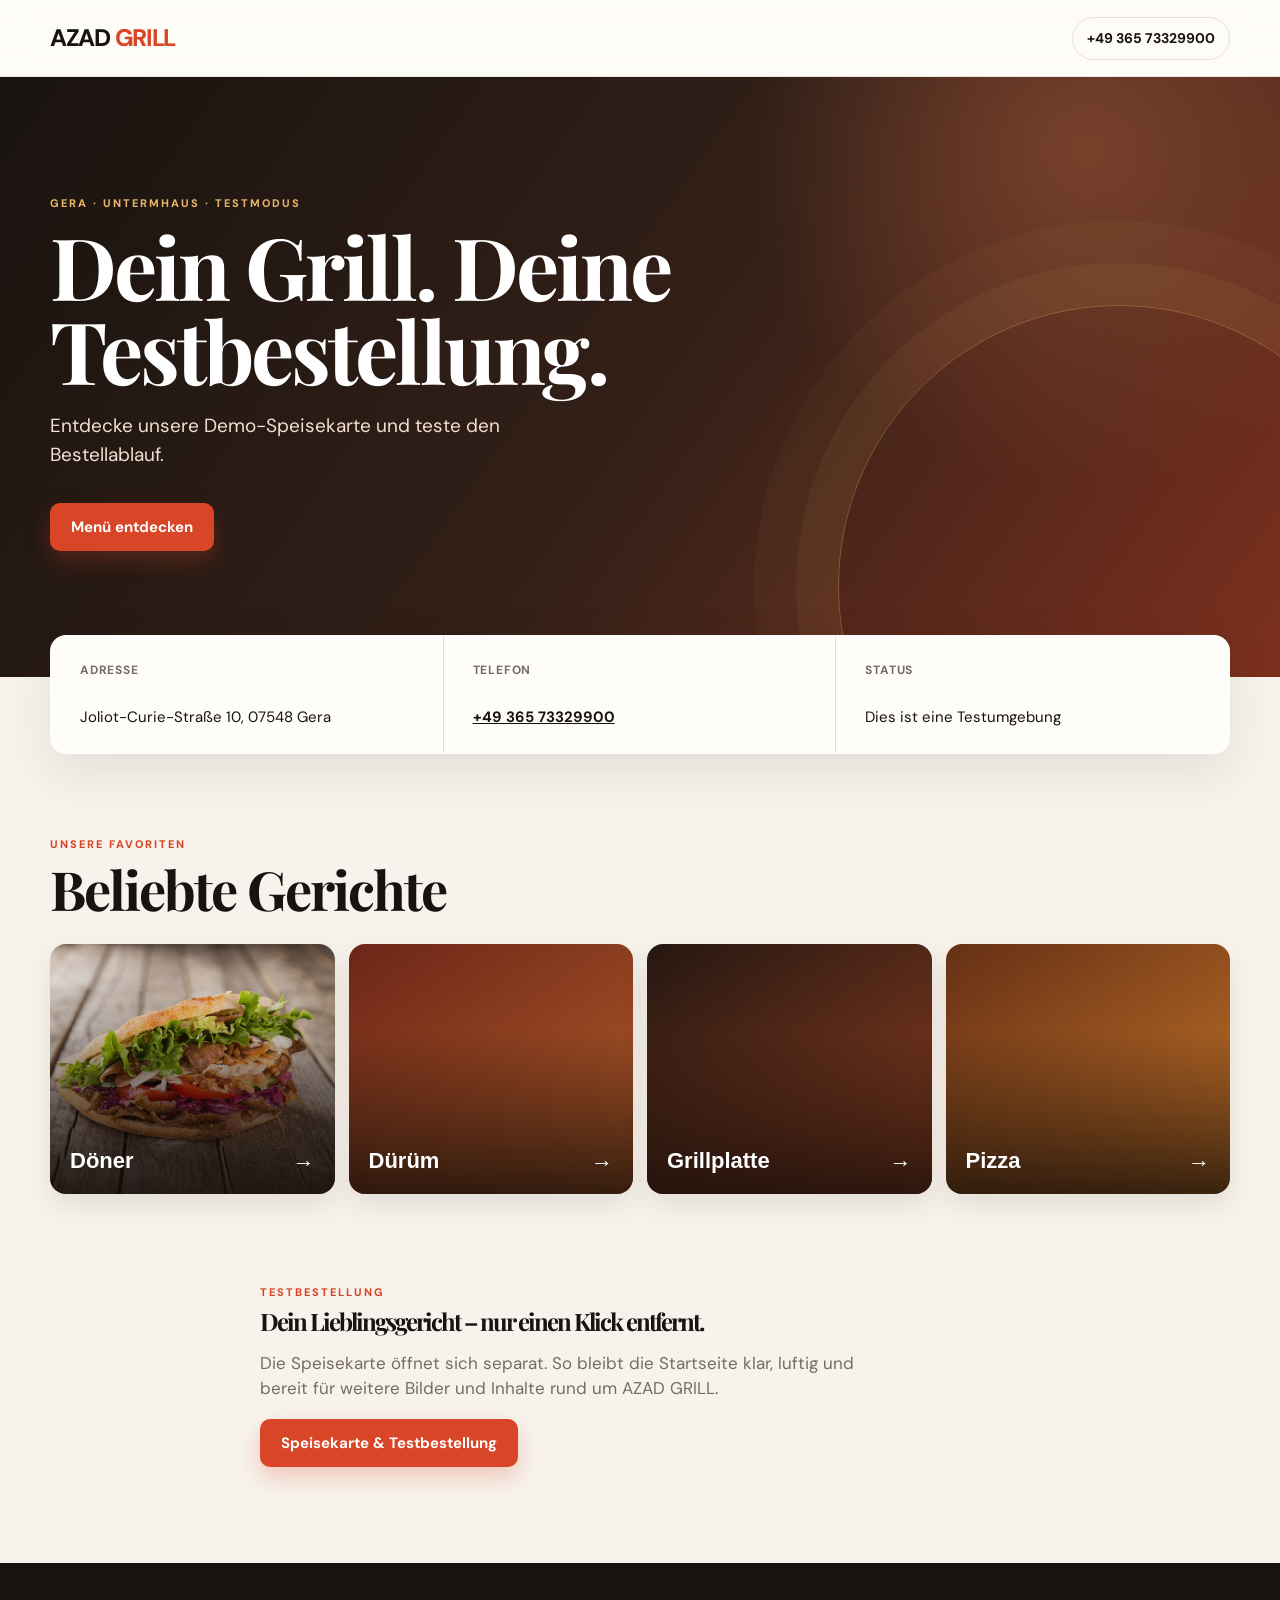
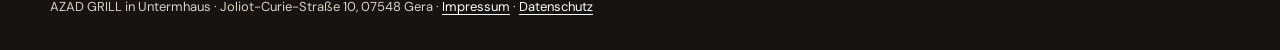
<file: index.html>
<!doctype html>
<html lang="de">
<head>
  <meta charset="utf-8">
  <meta name="viewport" content="width=device-width,initial-scale=1">
  <title>AZAD GRILL – Döner & Grill in Untermhaus</title>
  <meta name="description" content="AZAD GRILL – Döner, Dürüm, Grillgerichte und mehr in Untermhaus. Entdecke die Speisekarte und teste unsere digitale Bestellung.">
  <link rel="stylesheet" href="styles.css">
</head>
<body>
  <header><div class="wrap nav"><a class="brand" href="#start">AZAD <span>GRILL</span></a><a class="phone" href="tel:+4936573329900">+49 365 73329900</a></div></header>
  <main id="start">
    <section class="hero"><div class="wrap"><p class="eyebrow">Gera · Untermhaus · Testmodus</p><h1>Dein Grill. Deine Testbestellung.</h1><p>Entdecke unsere Demo-Speisekarte und teste den Bestellablauf.</p><a class="button" href="#bestellen">Menü entdecken</a></div></section>
    <section class="wrap info"><div><strong>Adresse</strong><br><span id="address"></span></div><div><strong>Telefon</strong><br><a href="tel:+4936573329900">+49 365 73329900</a></div><div><strong>Status</strong><br>Dies ist eine Testumgebung</div></section>
    <section class="wrap order" id="bestellen">
      <div class="menu-panel">
        <p class="eyebrow">Demo-Menü</p><h2>Unsere Speisekarte</h2><p class="notice" id="notice"></p>
        <div id="categories" class="categories" aria-label="Speisekategorien"></div>
        <div id="menu" class="menu"></div>
      </div>
      <aside class="cart" aria-label="Warenkorb">
        <h2>Dein Warenkorb</h2>
        <div id="cart-items" class="cart-items"><p class="muted">Dein Warenkorb ist leer</p></div>
        <div class="cart-summary"><div><span>Zwischensumme</span><strong id="subtotal">0,00 €</strong></div><div class="summary-total"><span>Gesamt</span><strong id="total">0,00 €</strong></div></div>
        <button id="checkout-button" class="button checkout-button" type="button" disabled>Zur Bestellung</button>
        <form id="order-form" novalidate hidden>
          <label for="name">Name<input id="name" name="name" placeholder="Max Mustermann" autocomplete="name"></label><p id="name-error" class="field-error" aria-live="polite"></p>
          <label for="phone">Telefonnummer<input id="phone" name="phone" type="tel" placeholder="0176 12345678" autocomplete="tel"></label><p id="phone-error" class="field-error" aria-live="polite"></p>
          <button id="submit-order" class="button" type="submit">Bestellung bestätigen</button>
          <p class="form-note">🧪 Testumgebung: Die Bestellung wird nur lokal simuliert und nicht übermittelt.</p>
        </form>
      </aside>
    </section>
  </main>
  <div id="success-modal" class="success-modal" role="dialog" aria-modal="true" aria-labelledby="success-title" hidden>
    <div class="success-modal__overlay" data-close-modal></div>
    <section class="success-card" tabindex="-1">
      <button class="modal-close" type="button" data-close-modal aria-label="Bestätigung schließen">×</button>
      <div class="success-icon" aria-hidden="true">✓</div>
      <p class="eyebrow">Testbestellung simuliert</p><h2 id="success-title">Vielen Dank für deine Bestellung!</h2><p class="success-copy">Deine Bestellung wurde erfolgreich aufgenommen.</p>
      <dl class="order-details"><div><dt>Bestellnummer</dt><dd id="success-order-id"></dd></div><div><dt>Name</dt><dd id="success-name"></dd></div><div><dt>Telefon</dt><dd id="success-phone"></dd></div><div><dt>Gesamt</dt><dd id="success-total"></dd></div></dl>
      <p class="test-notice">🧪 <strong>TESTUMGEBUNG</strong><br>Dies war nur eine Testbestellung. Es wurde keine echte Bestellung an AZAD GRILL übermittelt. Es wurde keine Zahlung durchgeführt.</p>
      <div class="success-actions"><button id="home-button" class="button button-secondary" type="button">Zur Startseite</button><button id="new-order-button" class="button" type="button">Weitere Testbestellung</button></div>
    </section>
  </div>
  <footer><div class="wrap">AZAD GRILL in Untermhaus · <span id="footer-address"></span> · <a href="impressum.html">Impressum</a> · <a href="datenschutz.html">Datenschutz</a></div></footer>
  <script src="content.js"></script><script src="script.js"></script><script src="demo.js"></script><script src="fix.js"></script>
</body>
</html>
</file>
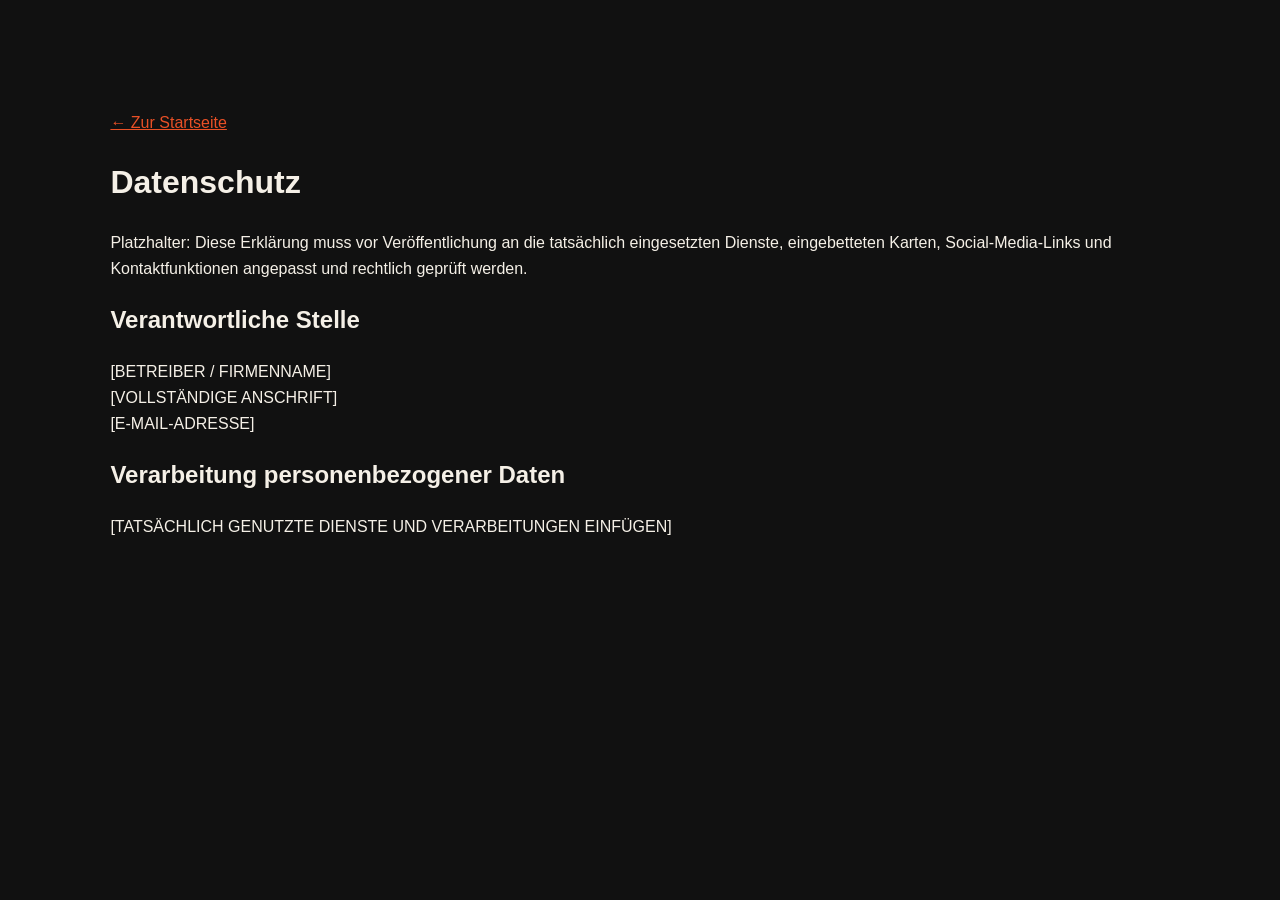
<file: datenschutz.html>
<!doctype html><html lang="de"><meta charset="utf-8"><meta name="viewport" content="width=device-width,initial-scale=1"><title>Datenschutz – AZAD GRILL</title><body style="background:#111;color:#f5f0e7;font:16px Arial;line-height:1.6;padding:8vw"><a href="index.html" style="color:#e95026">← Zur Startseite</a><h1>Datenschutz</h1><p>Platzhalter: Diese Erklärung muss vor Veröffentlichung an die tatsächlich eingesetzten Dienste, eingebetteten Karten, Social-Media-Links und Kontaktfunktionen angepasst und rechtlich geprüft werden.</p><h2>Verantwortliche Stelle</h2><p>[BETREIBER / FIRMENNAME]<br>[VOLLSTÄNDIGE ANSCHRIFT]<br>[E-MAIL-ADRESSE]</p><h2>Verarbeitung personenbezogener Daten</h2><p>[TATSÄCHLICH GENUTZTE DIENSTE UND VERARBEITUNGEN EINFÜGEN]</p></body></html>
</file>
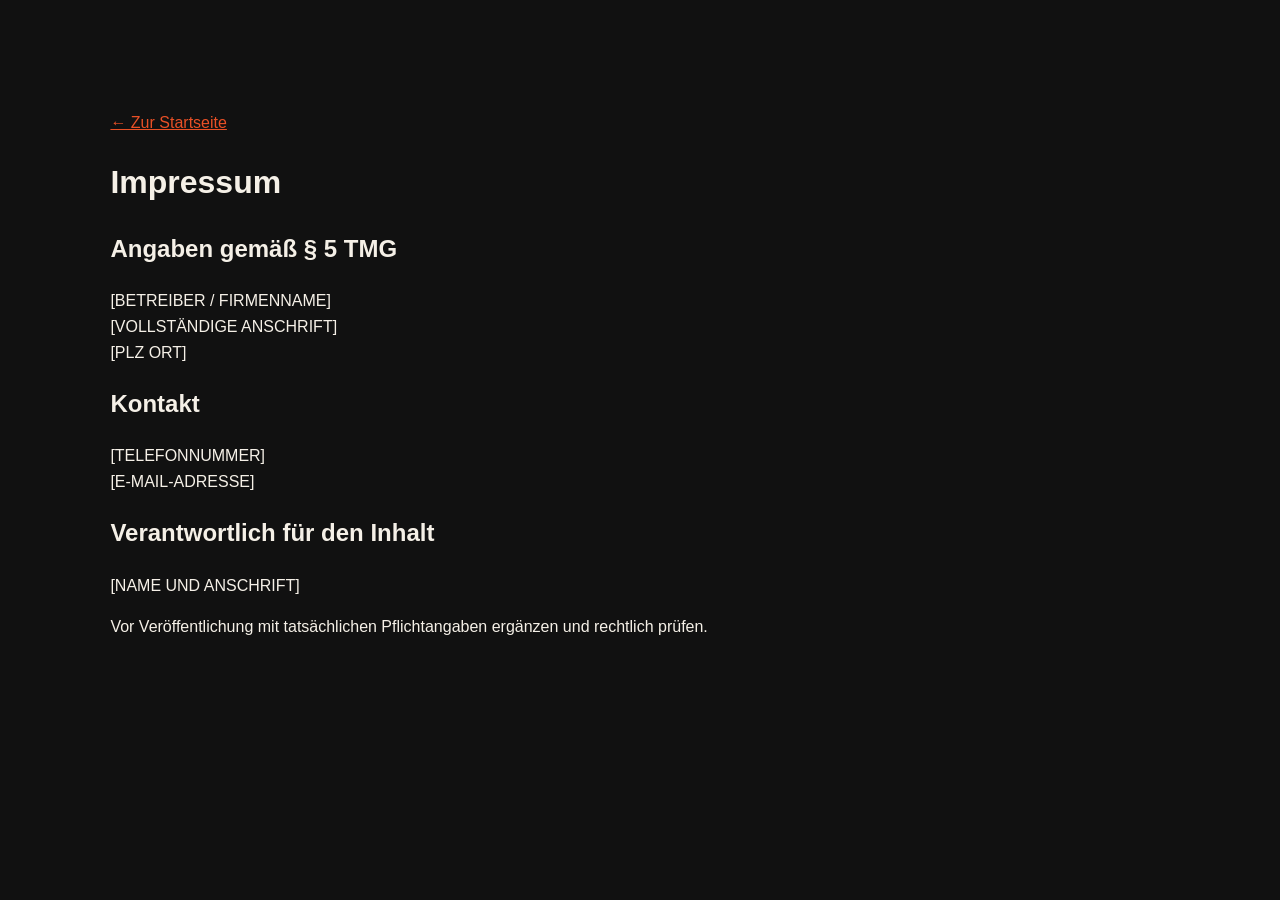
<file: impressum.html>
<!doctype html><html lang="de"><meta charset="utf-8"><meta name="viewport" content="width=device-width,initial-scale=1"><title>Impressum – AZAD GRILL</title><body style="background:#111;color:#f5f0e7;font:16px Arial;line-height:1.6;padding:8vw"><a href="index.html" style="color:#e95026">← Zur Startseite</a><h1>Impressum</h1><h2>Angaben gemäß § 5 TMG</h2><p>[BETREIBER / FIRMENNAME]<br>[VOLLSTÄNDIGE ANSCHRIFT]<br>[PLZ ORT]</p><h2>Kontakt</h2><p>[TELEFONNUMMER]<br>[E-MAIL-ADRESSE]</p><h2>Verantwortlich für den Inhalt</h2><p>[NAME UND ANSCHRIFT]</p><p>Vor Veröffentlichung mit tatsächlichen Pflichtangaben ergänzen und rechtlich prüfen.</p></body></html>
</file>
<file: styles.css>
@import url('https://fonts.googleapis.com/css2?family=DM+Sans:wght@400;500;600;700&family=Playfair+Display:wght@600;700;800&display=swap');
:root{--ink:#171310;--ink-soft:#2b241e;--cream:#f7f3ec;--paper:#fffdf9;--red:#d84627;--red-dark:#aa2c19;--gold:#e8b569;--line:#e7ded2;--muted:#756c64;--shadow:0 18px 50px rgba(45,30,19,.10)}*{box-sizing:border-box}html{scroll-behavior:smooth}body{margin:0;background:var(--cream);color:var(--ink);font-family:'DM Sans',Arial,sans-serif;line-height:1.5}body.modal-open{overflow:hidden}.wrap{width:min(1180px,calc(100% - 40px));margin:auto}header{position:sticky;top:0;z-index:20;background:rgba(255,253,249,.88);backdrop-filter:blur(16px);border-bottom:1px solid rgba(231,222,210,.75)}.nav{height:76px;display:flex;align-items:center;justify-content:space-between}.brand{color:var(--ink);font-size:24px;font-weight:800;letter-spacing:-1.3px;text-decoration:none}.brand span,.eyebrow{color:var(--red)}.phone{display:inline-flex;align-items:center;color:var(--ink);font-size:14px;font-weight:700;text-decoration:none;padding:10px 14px;border:1px solid var(--line);border-radius:999px;transition:.2s}.phone:hover{border-color:var(--ink);transform:translateY(-1px)}.hero{position:relative;isolation:isolate;overflow:hidden;background:radial-gradient(circle at 85% 12%,#77412b 0,transparent 28%),linear-gradient(125deg,#19130f 0%,#332018 52%,#7d301e 100%);color:#fff;padding:118px 0 126px}.hero:after{content:'';position:absolute;z-index:-1;right:-120px;bottom:-190px;width:560px;height:560px;border:1px solid rgba(232,181,105,.34);border-radius:50%;box-shadow:0 0 0 42px rgba(232,181,105,.06),0 0 0 84px rgba(232,181,105,.04)}.hero h1{max-width:760px;margin:12px 0 20px;font-family:'Playfair Display',Georgia,serif;font-size:clamp(49px,7vw,86px);font-weight:700;letter-spacing:-3px;line-height:.98}.hero p:not(.eyebrow){max-width:500px;font-size:19px;color:#f2dfd1}.eyebrow{margin:0;text-transform:uppercase;font-size:11px;font-weight:800;letter-spacing:2px}.hero .eyebrow{color:var(--gold)}.button{display:inline-flex;align-items:center;justify-content:center;border:0;border-radius:10px;background:var(--red);box-shadow:0 10px 22px rgba(216,70,39,.26);color:#fff;padding:14px 21px;font:700 15px 'DM Sans',sans-serif;text-decoration:none;cursor:pointer;transition:transform .2s,background .2s,box-shadow .2s}.hero .button{margin-top:15px}.button:hover:not(:disabled){background:var(--red-dark);box-shadow:0 14px 30px rgba(216,70,39,.38);transform:translateY(-2px)}.button:disabled{cursor:not-allowed;opacity:.52;box-shadow:none}.button:focus-visible,.add:focus-visible,.quantity button:focus-visible,.accordion-trigger:focus-visible,.modal-close:focus-visible{outline:3px solid var(--gold);outline-offset:3px}.info{position:relative;z-index:2;display:grid;grid-template-columns:repeat(3,1fr);gap:0;margin-top:-42px;background:var(--paper);border:1px solid rgba(255,255,255,.6);border-radius:16px;box-shadow:var(--shadow);overflow:hidden}.info>div{padding:25px 29px;border-right:1px solid var(--line);font-size:15px}.info>div:last-child{border:0}.info strong{display:block;margin-bottom:4px;font-size:12px;letter-spacing:.8px;text-transform:uppercase;color:var(--muted)}.info a{color:var(--ink);font-weight:700}.order{display:grid;grid-template-columns:minmax(0,1.42fr) minmax(330px,.86fr);align-items:start;gap:58px;padding:82px 0 96px}.order h2{margin:7px 0 14px;font-family:'Playfair Display',Georgia,serif;font-size:38px;letter-spacing:-1.5px;line-height:1.1}.notice{position:relative;margin:22px 0 29px;padding:14px 16px 14px 40px;border-radius:9px;background:#fff3cf;color:#76510c;font-size:13px}.notice:before{content:'!';position:absolute;left:15px;top:13px;display:grid;place-items:center;width:17px;height:17px;border:1px solid currentColor;border-radius:50%;font-weight:800}.categories{display:grid;gap:11px}.menu-fallback{margin:0;padding:18px;border:1px solid #d79b91;border-radius:12px;background:#fff2ef;color:#8e2619;font-weight:700}.accordion-item{overflow:hidden;border:1px solid var(--line);border-radius:14px;background:var(--paper);box-shadow:0 2px 0 rgba(23,19,16,.015)}.accordion-trigger{display:flex;align-items:center;justify-content:space-between;width:100%;border:0;background:transparent;color:var(--ink);padding:18px 20px;font:800 15px 'DM Sans',sans-serif;text-align:left;cursor:pointer}.accordion-trigger:hover{background:#fff8f0}.accordion-icon{font-size:27px;font-weight:400;line-height:1;color:var(--red);transition:transform .28s ease}.is-open .accordion-trigger{border-bottom:1px solid var(--line)}.is-open .accordion-icon{transform:rotate(45deg)}.accordion-content{display:grid;grid-template-rows:0fr;overflow:hidden;opacity:0;transition:grid-template-rows .32s ease,opacity .22s ease}.accordion-content__inner{min-height:0;overflow:hidden}.is-open .accordion-content{grid-template-rows:1fr;opacity:1}.accordion-content__inner>.menu{padding:15px}.menu{display:grid;grid-template-columns:repeat(2,minmax(0,1fr));gap:15px}.item{position:relative;min-height:174px;display:flex;justify-content:space-between;gap:12px;padding:22px;border:1px solid var(--line);border-radius:14px;background:var(--paper);box-shadow:0 2px 0 rgba(23,19,16,.015);transition:transform .22s,border-color .22s,box-shadow .22s}.item:hover{z-index:1;border-color:rgba(216,70,39,.55);box-shadow:0 14px 27px rgba(66,40,21,.09);transform:translateY(-4px)}.item h3{margin:0;font-size:17px;letter-spacing:-.3px}.item p{margin:7px 0 17px;color:var(--muted);font-size:13px;line-height:1.45}.item strong{font-size:16px}.add{align-self:flex-end;flex:0 0 39px;width:39px;height:39px;border:0;border-radius:50%;background:var(--ink);color:#fff;font-size:25px;line-height:1;cursor:pointer;transition:.2s}.add:hover{background:var(--red);transform:rotate(90deg)}.cart{position:sticky;top:101px;border:1px solid var(--line);border-radius:17px;background:var(--paper);box-shadow:var(--shadow);overflow:hidden}.cart h2{padding:25px 25px 18px;margin:0;font-size:29px;border-bottom:1px solid var(--line)}.cart-items{max-height:295px;overflow:auto;padding:3px 25px}.muted{color:var(--muted);font-size:14px}.empty-cart{padding:18px 0}.empty-cart p{margin:0 0 8px;font-size:14px;font-weight:700;text-transform:uppercase}.text-button{border:0;background:none;color:var(--red);padding:0;font:800 13px 'DM Sans',sans-serif;text-transform:uppercase;text-decoration:underline;text-underline-offset:3px;cursor:pointer}.cart-row{display:flex;align-items:center;justify-content:space-between;gap:12px;padding:16px 0;border-bottom:1px solid var(--line)}.cart-row strong{display:block;font-size:14px}.cart-row small{display:block;margin-top:2px;color:var(--muted);font-size:12px}.quantity{display:flex;align-items:center;gap:7px}.quantity button{display:grid;place-items:center;width:27px;height:27px;border:1px solid var(--line);border-radius:8px;background:#fff;color:var(--ink);font-size:17px;cursor:pointer;transition:.2s}.quantity button:hover{border-color:var(--ink);background:var(--ink);color:#fff}.quantity span{min-width:14px;text-align:center;font-size:13px;font-weight:700}.cart-summary{margin:0 25px;border-bottom:1px solid var(--line)}.cart-summary>div{display:flex;justify-content:space-between;align-items:center;padding:12px 0;color:var(--muted);font-size:13px}.cart-summary .summary-total{padding:15px 0;color:var(--ink);font-size:15px;font-weight:700}.summary-total strong{font-size:22px;letter-spacing:-.8px}.checkout-button{width:calc(100% - 50px);margin:20px 25px 0}.cart form{display:grid;gap:7px;padding:20px 25px 25px}.cart label{color:var(--ink-soft);font-size:12px;font-weight:800;letter-spacing:.25px}.cart input{display:block;width:100%;margin-top:6px;padding:11px 12px;border:1px solid var(--line);border-radius:8px;outline:none;background:#fff;color:var(--ink);font:400 14px 'DM Sans',sans-serif;transition:border .2s,box-shadow .2s}.cart input:focus{border-color:var(--red);box-shadow:0 0 0 3px rgba(216,70,39,.12)}.cart input[aria-invalid="true"]{border-color:#b42318;box-shadow:0 0 0 3px rgba(180,35,24,.10)}.field-error{min-height:18px;margin:0;color:#b42318;font-size:12px;font-weight:700}.cart .button{width:100%;margin-top:5px}.form-note{margin:2px 0 0;color:var(--muted);font-size:11px;line-height:1.5}.success-modal{position:fixed;z-index:100;inset:0;display:grid;place-items:center;padding:20px;opacity:0;transition:opacity .18s ease}.success-modal[hidden]{display:none!important}.success-modal.is-visible{opacity:1}.success-modal__overlay{position:absolute;inset:0;background:rgba(23,19,16,.72);backdrop-filter:blur(4px)}.success-card{position:relative;z-index:1;width:min(540px,100%);max-height:min(760px,calc(100vh - 40px));overflow:auto;border-radius:21px;background:var(--paper);padding:36px;box-shadow:0 28px 80px rgba(0,0,0,.32);transform:translateY(14px) scale(.97);transition:transform .22s ease}.is-visible .success-card{transform:translateY(0) scale(1)}.modal-close{position:absolute;top:15px;right:15px;display:grid;place-items:center;width:37px;height:37px;border:1px solid var(--line);border-radius:50%;background:#fff;color:var(--ink);font-size:25px;cursor:pointer}.success-icon{display:grid;place-items:center;width:72px;height:72px;margin-bottom:19px;border-radius:50%;background:#e7f7ea;color:#19703a;font-size:40px;font-weight:800;transform:scale(0);opacity:0}.is-visible .success-icon{animation:success-pop .52s cubic-bezier(.2,.85,.35,1) .1s forwards}.success-card h2{margin:7px 0 9px;font-family:'Playfair Display',Georgia,serif;font-size:35px;letter-spacing:-1.35px;line-height:1.05}.success-copy{margin:0;color:var(--muted)}.order-details{display:grid;grid-template-columns:repeat(2,minmax(0,1fr));gap:12px;margin:25px 0}.order-details>div{padding:13px;border:1px solid var(--line);border-radius:10px;background:#fff}.order-details dt{color:var(--muted);font-size:10px;font-weight:800;letter-spacing:.8px;text-transform:uppercase}.order-details dd{margin:5px 0 0;font-size:14px;font-weight:800;word-break:break-word}.test-notice{margin:0;padding:14px;border-radius:10px;background:#fff1c7;color:#76510c;font-size:13px;line-height:1.45}.success-actions{display:grid;grid-template-columns:1fr 1fr;gap:10px;margin-top:22px}.success-actions .button{width:100%}.button-secondary{background:#f0e7dc;color:var(--ink);box-shadow:none}.button-secondary:hover:not(:disabled){background:#e2d5c6;box-shadow:none}@keyframes success-pop{0%{transform:scale(0);opacity:0}65%{transform:scale(1.12);opacity:1}100%{transform:scale(1);opacity:1}}footer{padding:34px 0;background:var(--ink);color:#d9d0c8;font-size:13px}footer a{color:#fff;text-underline-offset:3px}@media(max-width:850px){.order{grid-template-columns:1fr;gap:38px}.cart{position:static;max-width:620px}.hero{padding:88px 0 102px}}@media(max-width:620px){.wrap{width:min(100% - 28px,1180px)}.nav{height:66px}.brand{font-size:21px}.phone{padding:8px 10px;font-size:12px}.hero{padding:70px 0 86px}.hero h1{font-size:50px;letter-spacing:-2px}.hero p:not(.eyebrow){font-size:16px}.info{grid-template-columns:1fr;margin-top:-27px;border-radius:13px}.info>div{padding:17px 19px;border-right:0;border-bottom:1px solid var(--line)}.info>div:last-child{border:0}.order{padding:52px 0 65px}.order h2{font-size:33px}.menu{grid-template-columns:1fr}.item{min-height:145px}.cart h2{font-size:27px}.cart-items{max-height:none}.success-card{padding:30px 20px 22px}.success-card h2{font-size:30px}.order-details{grid-template-columns:1fr 1fr;gap:8px}.success-actions{grid-template-columns:1fr}.success-modal{padding:12px}}@media(prefers-reduced-motion:reduce){*,*:before,*:after{scroll-behavior:auto!important;transition-duration:.01ms!important;animation-duration:.01ms!important}}
</file>
